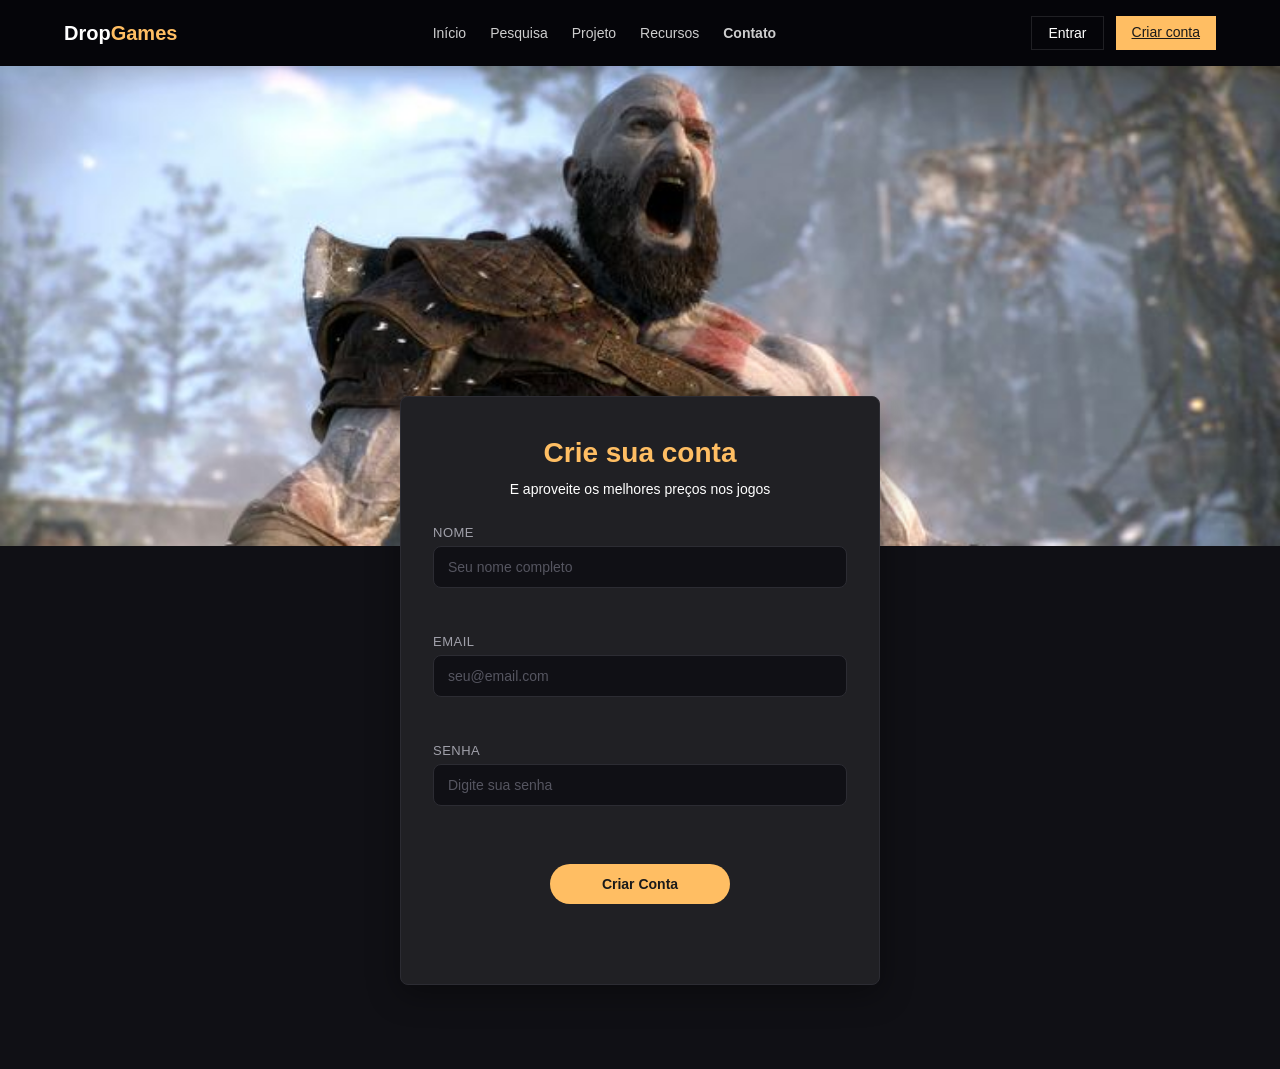
<file: html/crie-conta.html>
<!DOCTYPE html>
<html lang="pt-BR">
<head>
    <meta charset="UTF-8">
    <meta name="viewport" content="width=device-width, initial-scale=1.0">
    <title>Crie sua Conta - DropGames</title>
    <link rel="stylesheet" href="../css/crie-conta.css">
</head>
<body>
      <header class="header">
    <div class="header-container">
      <div class="logo">Drop<span>Games</span></div>

      <nav class="nav">
        <a href="index.html">Início</a>
        <a href="pesquisa.html">Pesquisa</a>
        <a href="projeto.html">Projeto</a>
        <a href="recursos.html">Recursos</a>
        <a href="contato.html" class="nav-active">Contato</a>
      </nav>

      <div class="header-actions">
        <button class="btn secundario">Entrar</button>
        <a href="crie-conta.html" class="btn primario">Criar conta</a>
      </div>
    </div>
  </header>
    <div class="container-layout">
        <!-- Seção da imagem -->
        <section class="secao-imagem">
            <img src="../img/Kratos-screaming.jpg" alt="Imagem do Kratos gritando" class="imagem-kratos">
        </section>

        <!-- Seção do formulário -->
        <section class="secao-formulario">
            <div class="formulario-box">
                <h1 class="titulo-formulario">Crie sua conta</h1>
                <p class="subtitulo-formulario">E aproveite os melhores preços nos jogos</p>

<form class="formulario" id="form-registro" novalidate>
    <div class="campo">
        <label for="nome">Nome</label>
        <input type="text" id="nome" name="nome" placeholder="Seu nome completo" required>
        <p class="campo-mensagem" id="nome-error" aria-live="polite"></p>
    </div>

    <div class="campo">
        <label for="email">Email</label>
        <input type="email" id="email" name="email" placeholder="seu@email.com" required>
        <p class="campo-mensagem" id="email-error" aria-live="polite"></p>
    </div>

    <div class="campo">
        <label for="senha">Senha</label>
        <input type="password" id="senha" name="senha" placeholder="Digite sua senha" required>
        <div class="senha-requisitos" id="senha-requisitos" style="display: none;">
            <div class="senha-forca">
                <span class="forca-label">Força da senha:</span>
                <span class="forca-indicador" id="forca-indicador">
                    <span class="forca-barra" id="forca-barra"></span>
                </span>
                <span class="forca-texto" id="forca-texto">Muito fraca</span>
            </div>
            <ul class="requisitos-lista" id="requisitos-lista">
                <li class="requisito" id="req-comprimento">
                    <span class="requisito-icone">✗</span>
                    Pelo menos 8 caracteres
                </li>
                <li class="requisito" id="req-maiuscula">
                    <span class="requisito-icone">✗</span>
                    Uma letra maiúscula
                </li>
                <li class="requisito" id="req-minuscula">
                    <span class="requisito-icone">✗</span>
                    Uma letra minúscula
                </li>
                <li class="requisito" id="req-numero">
                    <span class="requisito-icone">✗</span>
                    Um número
                </li>
                <li class="requisito" id="req-especial">
                    <span class="requisito-icone">✗</span>
                    Um caractere especial (!@#$%^&*)
                </li>
            </ul>
        </div>
        <p class="campo-mensagem" id="senha-error" aria-live="polite"></p>
    </div>

    <button type="submit" class="btn-criar">Criar Conta</button>
    <p class="campo-mensagem" id="sucesso-message" aria-live="polite" style="color: green; text-align: center;"></p>
</form>
            </div>
        </section>
    </div>
    <script src="../js/Crie-conta.js"></script>
</body>
</html>
</file>
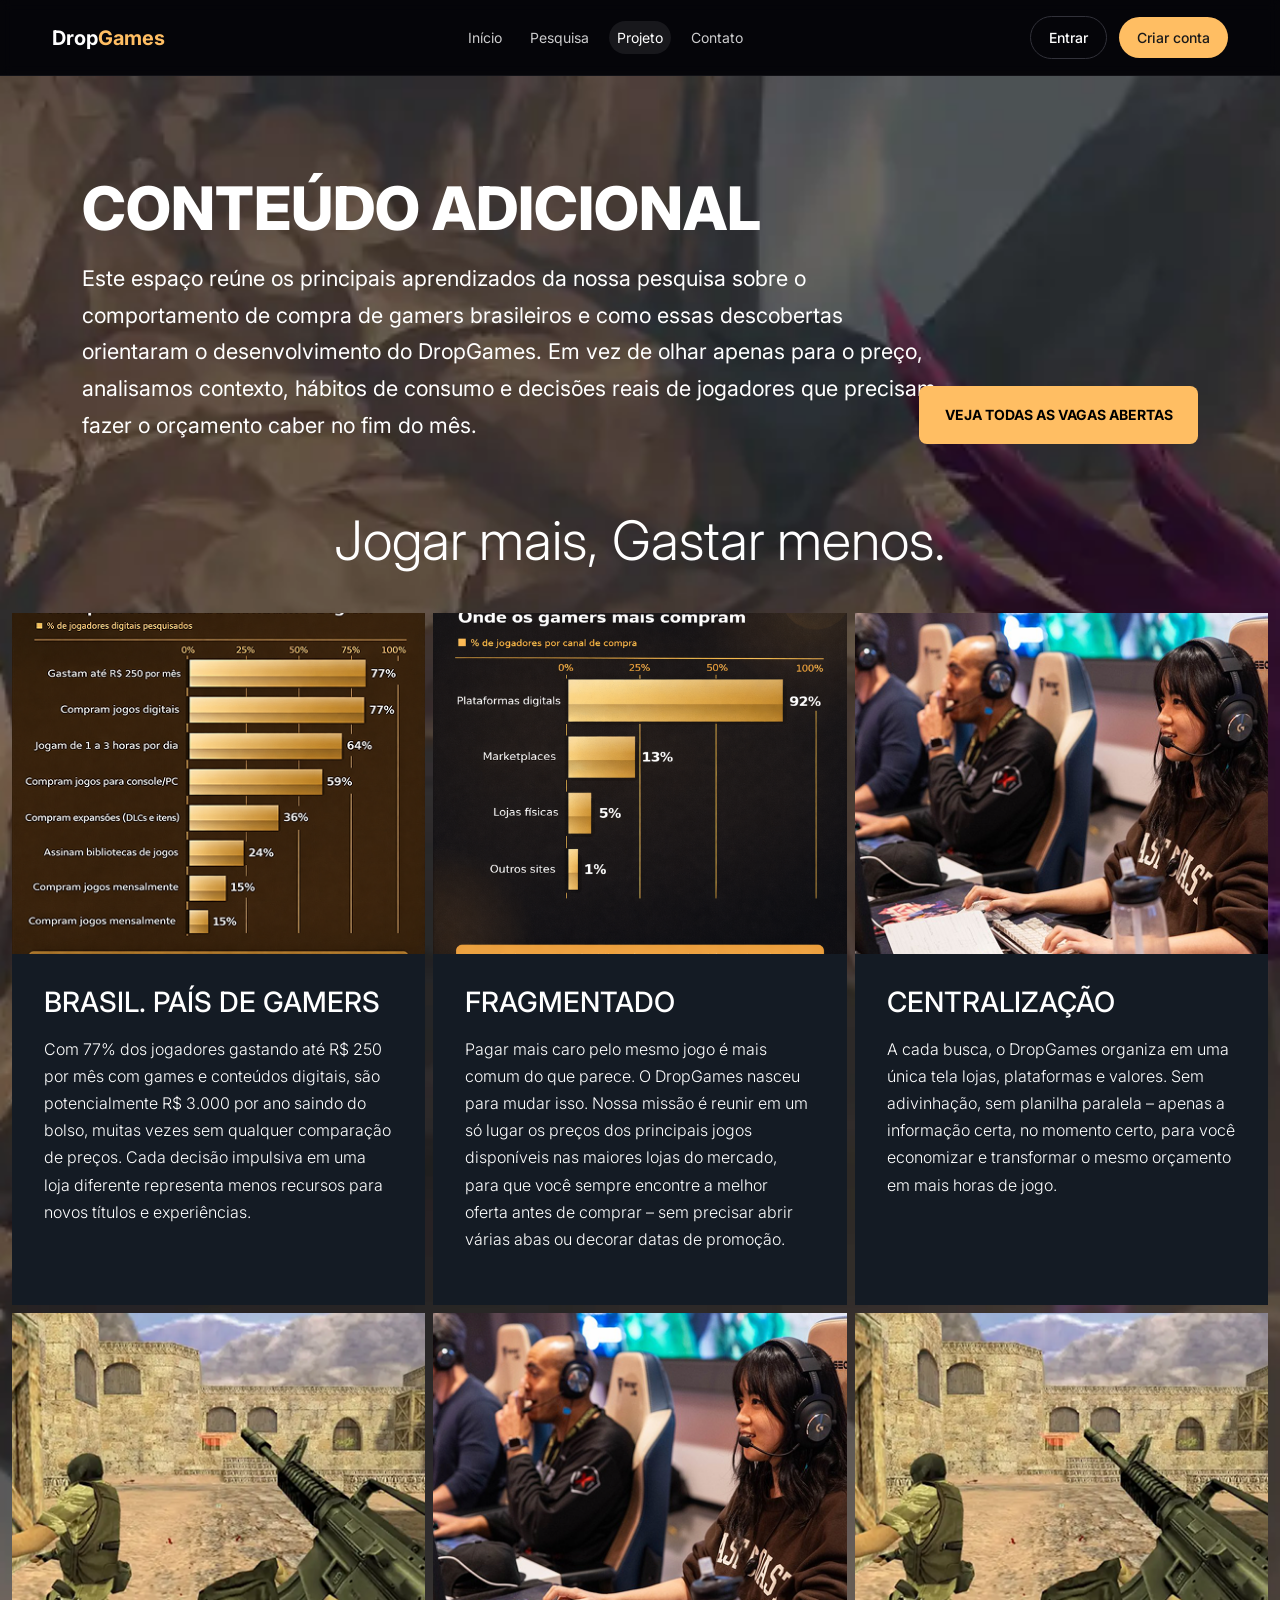
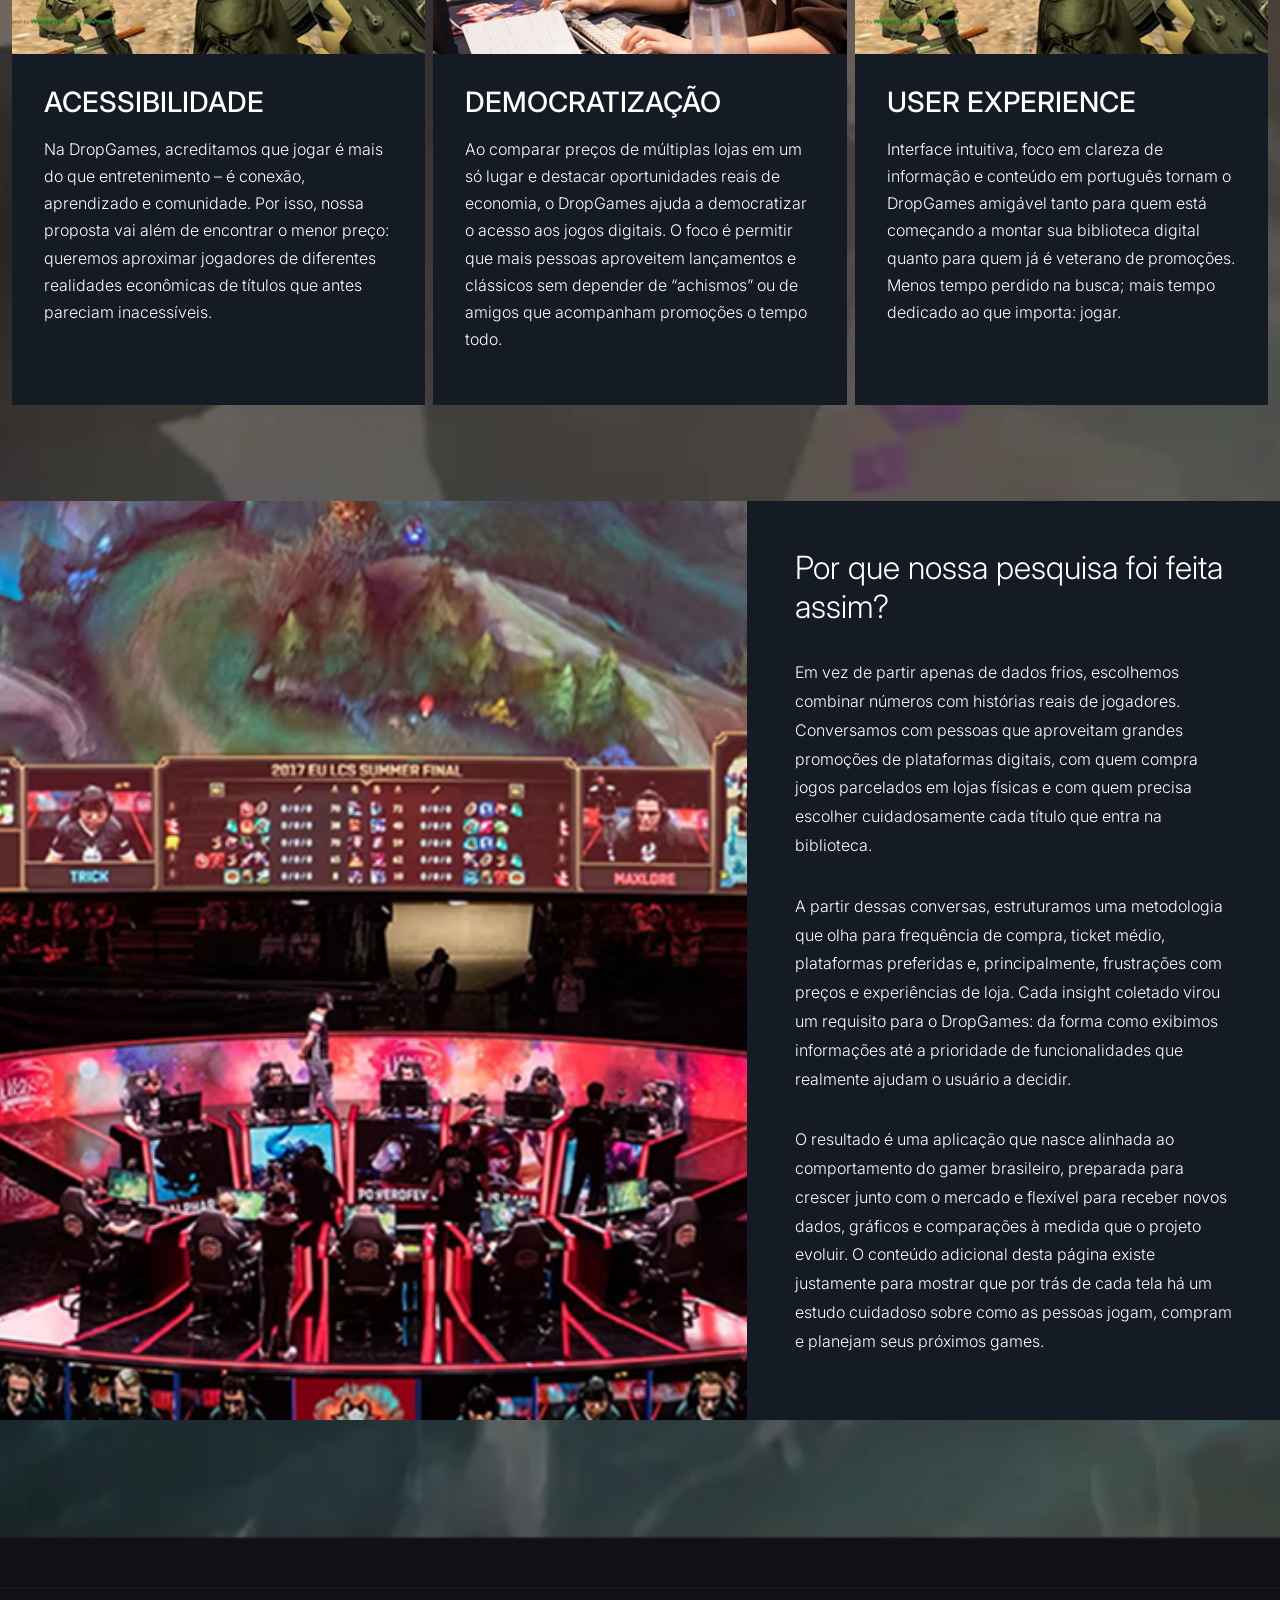
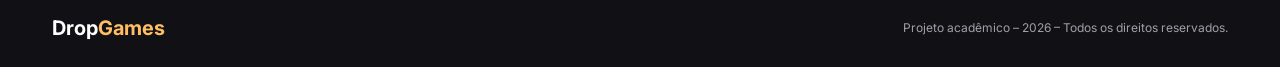
<file: html/projeto.html>
<!DOCTYPE html><html lang="pt-BR"><head>
<meta charset="UTF-8">
<meta name="viewport" content="width=device-width, initial-scale=1.0">
<link rel="preconnect" href="https://fonts.googleapis.com">
<link rel="preconnect" href="https://fonts.gstatic.com" crossorigin>
<link href="https://fonts.googleapis.com/css2?family=Inter:wght@400;500;600;700;800&display=swap" rel="stylesheet">
<link href="https://cdn.jsdelivr.net/npm/bootstrap@5.3.3/dist/css/bootstrap.min.css" rel="stylesheet">
<title>DropGames - Conteúdo adicional</title>
<link rel="stylesheet" href="../css/contato.css"><link rel="stylesheet" href="../css/styleConteudoAdicional.css"></head><body><header class="header">
  <nav class="navbar navbar-expand-lg navbar-dark py-3">
    <div class="container header-container">
      <a href="index.html" class="navbar-brand logo">Drop<span>Games</span></a>
      <button class="navbar-toggler border-0 shadow-none" type="button" data-bs-toggle="offcanvas" data-bs-target="#menuMobile" aria-controls="menuMobile" aria-label="Abrir menu">
        <span class="navbar-toggler-icon"></span>
      </button>

      <div class="collapse navbar-collapse">
        <ul class="navbar-nav mx-auto nav">
          <li class="nav-item"><a class="nav-link" href="index.html">Início</a></li><li class="nav-item"><a class="nav-link" href="pesquisa.html">Pesquisa</a></li><li class="nav-item"><a class="nav-link nav-active" href="projeto.html">Projeto</a></li><li class="nav-item"><a class="nav-link" href="contato.html">Contato</a></li>
        </ul>

        <div class="header-actions d-none d-lg-flex">
          <button class="btn secundario" type="button">Entrar</button>
          <button class="btn primario" type="button">Criar conta</button>
        </div>
      </div>
    </div>
  </nav>

  <div class="offcanvas offcanvas-end text-bg-dark border-secondary" tabindex="-1" id="menuMobile" aria-labelledby="menuMobileLabel">
    <div class="offcanvas-header">
      <h5 class="offcanvas-title logo" id="menuMobileLabel">Drop<span>Games</span></h5>
      <button type="button" class="btn-close btn-close-white" data-bs-dismiss="offcanvas" aria-label="Fechar"></button>
    </div>
    <div class="offcanvas-body d-flex flex-column gap-3">
      <ul class="navbar-nav gap-2">
        <li><a class="dropdown-item" href="index.html">Início</a></li><li><a class="dropdown-item" href="pesquisa.html">Pesquisa</a></li><li><a class="dropdown-item active" href="projeto.html">Projeto</a></li><li><a class="dropdown-item" href="contato.html">Contato</a></li>
      </ul>
      <div class="d-grid gap-2 mt-3">
        <button class="btn secundario" type="button">Entrar</button>
        <button class="btn primario" type="button">Criar conta</button>
      </div>
    </div>
  </div>
</header><main>
<section class="secaoUm"><div class="container"><div class="secaoUm__div"><h1>CONTEÚDO ADICIONAL</h1><p class="secaoUm__div__paragrafo">Este espaço reúne os principais aprendizados da nossa pesquisa sobre o comportamento de compra de gamers brasileiros e como essas descobertas orientaram o desenvolvimento do DropGames. Em vez de olhar apenas para o preço, analisamos contexto, hábitos de consumo e decisões reais de jogadores que precisam fazer o orçamento caber no fim do mês.</p></div><a class="botaoAncorado" href="#">VEJA TODAS AS VAGAS ABERTAS</a></div></section>
<section class="secaoDois"><h2 class="secaoDois_titulo">Jogar mais, Gastar menos.</h2><div class="secaoDois__container"><div class="secaoDois__container__contido"><img class="secaoDois__container__img" src="../img/imagemtres.png" alt="BRASIL. PAÍS DE GAMERS" draggable="false"><div class="secaoDois__container__texto"><h3>BRASIL. PAÍS DE GAMERS</h3><p>Com 77% dos jogadores gastando até R$ 250 por mês com games e conteúdos digitais, são potencialmente R$ 3.000 por ano saindo do bolso, muitas vezes sem qualquer comparação de preços. Cada decisão impulsiva em uma loja diferente representa menos recursos para novos títulos e experiências.</p></div></div><div class="secaoDois__container__contido"><img class="secaoDois__container__img" src="../img/imagemum.png" alt="FRAGMENTADO" draggable="false"><div class="secaoDois__container__texto"><h3>FRAGMENTADO</h3><p>Pagar mais caro pelo mesmo jogo é mais comum do que parece. O DropGames nasceu para mudar isso. Nossa missão é reunir em um só lugar os preços dos principais jogos disponíveis nas maiores lojas do mercado, para que você sempre encontre a melhor oferta antes de comprar – sem precisar abrir várias abas ou decorar datas de promoção.</p></div></div><div class="secaoDois__container__contido"><img class="secaoDois__container__img" src="../img/imagemdois.png" alt="CENTRALIZAÇÃO" draggable="false"><div class="secaoDois__container__texto"><h3>CENTRALIZAÇÃO</h3><p>A cada busca, o DropGames organiza em uma única tela lojas, plataformas e valores. Sem adivinhação, sem planilha paralela – apenas a informação certa, no momento certo, para você economizar e transformar o mesmo orçamento em mais horas de jogo.</p></div></div><div class="secaoDois__container__contido"><img class="secaoDois__container__img" src="../img/imagemquatro.png" alt="ACESSIBILIDADE" draggable="false"><div class="secaoDois__container__texto"><h3>ACESSIBILIDADE</h3><p>Na DropGames, acreditamos que jogar é mais do que entretenimento – é conexão, aprendizado e comunidade. Por isso, nossa proposta vai além de encontrar o menor preço: queremos aproximar jogadores de diferentes realidades econômicas de títulos que antes pareciam inacessíveis.</p></div></div><div class="secaoDois__container__contido"><img class="secaoDois__container__img" src="../img/imagemdois.png" alt="DEMOCRATIZAÇÃO" draggable="false"><div class="secaoDois__container__texto"><h3>DEMOCRATIZAÇÃO</h3><p>Ao comparar preços de múltiplas lojas em um só lugar e destacar oportunidades reais de economia, o DropGames ajuda a democratizar o acesso aos jogos digitais. O foco é permitir que mais pessoas aproveitem lançamentos e clássicos sem depender de “achismos” ou de amigos que acompanham promoções o tempo todo.</p></div></div><div class="secaoDois__container__contido"><img class="secaoDois__container__img" src="../img/imagemquatro.png" alt="USER EXPERIENCE" draggable="false"><div class="secaoDois__container__texto"><h3>USER EXPERIENCE</h3><p>Interface intuitiva, foco em clareza de informação e conteúdo em português tornam o DropGames amigável tanto para quem está começando a montar sua biblioteca digital quanto para quem já é veterano de promoções. Menos tempo perdido na busca; mais tempo dedicado ao que importa: jogar.</p></div></div></div></section>
<section class="secaoTres"><img src="../img/imagemcinco.png" alt="Equipe analisando dados de gamers" class="secaoTres_img" draggable="false"><div class="secaoTres_texto"><h2 class="secaoTres_texto_titulo">Por que nossa pesquisa foi feita assim?</h2><p class="secaoTres_texto_paragrafo">Em vez de partir apenas de dados frios, escolhemos combinar números com histórias reais de jogadores. Conversamos com pessoas que aproveitam grandes promoções de plataformas digitais, com quem compra jogos parcelados em lojas físicas e com quem precisa escolher cuidadosamente cada título que entra na biblioteca.</p><p class="secaoTres_texto_paragrafo">A partir dessas conversas, estruturamos uma metodologia que olha para frequência de compra, ticket médio, plataformas preferidas e, principalmente, frustrações com preços e experiências de loja. Cada insight coletado virou um requisito para o DropGames: da forma como exibimos informações até a prioridade de funcionalidades que realmente ajudam o usuário a decidir.</p><p class="secaoTres_texto_paragrafo">O resultado é uma aplicação que nasce alinhada ao comportamento do gamer brasileiro, preparada para crescer junto com o mercado e flexível para receber novos dados, gráficos e comparações à medida que o projeto evoluir. O conteúdo adicional desta página existe justamente para mostrar que por trás de cada tela há um estudo cuidadoso sobre como as pessoas jogam, compram e planejam seus próximos games.</p></div></section>
</main><footer class="footer">
  <div class="container footer-container">
    <div class="footer-logo">Drop<span>Games</span></div>
    <p class="footer-texto">Projeto acadêmico – 2026 – Todos os direitos reservados.</p>
  </div>
</footer>
<script src="https://cdn.jsdelivr.net/npm/bootstrap@5.3.3/dist/js/bootstrap.bundle.min.js"></script></body></html>
</file>
<file: css/crie-conta.css>
:root {
  --cor-amarelo: #FFBE63;
  --cor-preto-forte: #101015;
  --cor-preto-fosco: #202024;
  --cor-branco: #FFFFFF;
  --cor-texto-secundario: #A0A0AA;
  --cor-cinza-borda: #2C2C33;
  --cor-erro: #FF6868;
  --radius-base: 8px;
}

* {
  box-sizing: border-box;
}

body {
  margin: 0;
  padding: 0;
  font-family: 'Inter', -apple-system, BlinkMacSystemFont, 'Segoe UI', sans-serif;
  background-color: var(--cor-preto-forte);
  color: var(--cor-branco);
}

.container-layout {
  display: flex;
  flex-direction: column;
  min-height: 100vh;
  position: relative;
  overflow-x: hidden;
}

/* Seção da imagem (topo) */
.secao-imagem {
  width: 100vw;
  position: relative;
  display: flex;
  align-items: flex-start;
  justify-content: center;
  background-color: var(--cor-preto-forte);
  min-height: 60vh;
  max-height: 360px;
  overflow: hidden;
  padding: 0;
}

.imagem-kratos {
  width: 100%;
  height: 100%;
  object-fit: cover;
  object-position: center 15%;
  border-radius: 0;
  position: relative;
}

.imagem-kratos::after {
  content: '';
  position: absolute;
  top: 0;
  left: 0;
  width: 100%;
  height: 100%;
  background: linear-gradient(rgba(0, 0, 0, 0.3), rgba(0, 0, 0, 0.3));
  pointer-events: none;
  object-position: center 15%;
  border-radius: 0;
}

/* Seção do formulário */
.secao-formulario {
  display: flex;
  align-items: center;
  justify-content: center;
  padding: 0 20px 24px;
  background-color: var(--cor-preto-forte);
  position: relative;
  z-index: 10;
  transform: translateY(-60px);
}

.formulario-box {
  width: 100%;
  max-width: 480px;
  border: 1px solid var(--cor-cinza-borda);
  border-radius: var(--radius-base);
  padding: 40px 32px;
  background-color: var(--cor-preto-fosco);
  margin-top: -150px;
  box-shadow: 0 8px 32px rgba(0, 0, 0, 0.4);
}

.titulo-formulario {
  font-size: 28px;
  font-weight: 700;
  margin: 0 0 12px;
  color: var(--cor-amarelo);
  text-align: center;
}

.subtitulo-formulario {
  font-size: 14px;
  color: var(--cor-branco);
  margin: 0 0 28px;
  text-align: center;
}

.formulario {
  display: flex;
  flex-direction: column;
  gap: 18px;
}

.campo {
  display: flex;
  flex-direction: column;
  gap: 6px;
}

.campo label {
  font-size: 13px;
  font-weight: 500;
  color: var(--cor-texto-secundario);
  text-transform: uppercase;
  letter-spacing: 0.5px;
}

.campo input {
  background-color: var(--cor-preto-forte);
  border: 1px solid var(--cor-cinza-borda);
  border-radius: var(--radius-base);
  padding: 12px 14px;
  color: var(--cor-branco);
  font-size: 14px;
  transition: border-color 0.2s ease;
}

.campo input::placeholder {
  color: #555560;
}

.campo input:focus {
  outline: none;
  border-color: var(--cor-amarelo);
}

.campo input.erro {
  border-color: var(--cor-erro);
}

.campo-mensagem {
  margin: 4px 0 0;
  color: var(--cor-erro);
  font-size: 12px;
  line-height: 1.4;
  min-height: 18px;
}

/* Estilos para requisitos de senha */
.senha-requisitos {
  margin-top: 8px;
  padding: 12px;
  background-color: var(--cor-preto-fosco);
  border: 1px solid var(--cor-cinza-borda);
  border-radius: var(--radius-base);
  font-size: 12px;
}

.senha-forca {
  display: flex;
  align-items: center;
  gap: 8px;
  margin-bottom: 8px;
  font-size: 11px;
  color: var(--cor-texto-secundario);
}

.forca-label {
  font-weight: 500;
}

.forca-indicador {
  flex: 1;
  height: 4px;
  background-color: var(--cor-cinza-borda);
  border-radius: 2px;
  overflow: hidden;
}

.forca-barra {
  height: 100%;
  width: 0%;
  transition: all 0.3s ease;
  border-radius: 2px;
}

.forca-texto {
  font-weight: 600;
  min-width: 80px;
  text-align: right;
}

.requisitos-lista {
  list-style: none;
  margin: 0;
  padding: 0;
  display: flex;
  flex-direction: column;
  gap: 4px;
}

.requisito {
  display: flex;
  align-items: center;
  gap: 6px;
  color: var(--cor-texto-secundario);
  font-size: 11px;
  transition: color 0.2s ease;
}

.requisito.ativo {
  color: var(--cor-amarelo);
}

.requisito.valido {
  color: #4CAF50;
}

.requisito-icone {
  font-size: 10px;
  font-weight: bold;
  min-width: 12px;
  text-align: center;
}

/* Estados da força da senha */
.forca-fraca .forca-barra {
  background-color: var(--cor-erro);
  width: 33%;
}

.forca-media .forca-barra {
  background-color: #FF9800;
  width: 66%;
}

.forca-forte .forca-barra {
  background-color: #4CAF50;
  width: 100%;
}

.forca-texto.fraca {
  color: var(--cor-erro);
}

.forca-texto.media {
  color: #FF9800;
}

.forca-texto.forte {
  color: #4CAF50;
}

.btn-criar {
  background-color: var(--cor-amarelo);
  color: #1A1A1A;
  border: none;
  border-radius: 999px;
  padding: 12px 32px;
  font-size: 14px;
  font-weight: 600;
  cursor: pointer;
  transition: opacity 0.2s ease;
  margin-top: 12px;
  align-self: center;
  min-width: 180px;
}

.btn-criar {
  background-color: var(--cor-amarelo);
  color: #1A1A1A;
  border: none;
  border-radius: 999px;
  padding: 12px 32px;
  font-size: 14px;
  font-weight: 600;
  cursor: pointer;
  transition: opacity 0.2s ease;
  margin-top: 12px;
  align-self: center;
  min-width: 180px;
}

.btn-criar:hover {
  opacity: 0.9;
}

.btn-criar:active {
  opacity: 0.8;
}

/* Responsivo */
@media (max-width: 768px) {
  .secao-imagem {
    min-height: 350px;
  }

  .imagem-kratos {
    max-height: 400px;
  }

  .secao-formulario {
    transform: translateY(-60px);
    padding: 30px 20px;
  }

  .formulario-box {
    max-width: 100%;
    padding: 30px 24px;
  }

  .titulo-formulario {
    font-size: 22px;
  }
    .subtitulo-formulario {
        font-size: 13px;
    }
}
.header {
  position: sticky;
  top: 0;
  z-index: 10;
  background-color: #050509;
}

.header-container {
  max-width: 1200px;
  margin: 0 auto;
  padding: 16px 24px;
  display: flex;
  align-items: center;
  justify-content: space-between;
  gap: 24px;
}

.logo,
.footer-logo {
  font-weight: 700;
  font-size: 20px;
}

.logo span,
.footer-logo span {
  color: var(--cor-amarelo);
}

.nav {
  display: flex;
  gap: 24px;
}

.nav a {
  color: var(--cor-branco);
  text-decoration: none;
  font-size: 14px;
  opacity: 0.8;
}

.nav a:hover {
  opacity: 1;
}

.nav-active {
  opacity: 1;
  font-weight: 600;
}

.header-actions {
  display: flex;
  gap: 12px;
}

/* BOTÕES */

.btn {
  border: none;
  border-radius: var(--radius-pill);
  padding: 8px 16px;
  font-size: 14px;
  cursor: pointer;
  font-weight: 500;
  transition: background-color 0.2s ease, color 0.2s ease, opacity 0.2s ease;
}

.btn.primario {
  background-color: var(--cor-amarelo);
  color: #1A1A1A;
}

.btn.primario:hover {
  opacity: 0.9;
}

.btn.secundario {
  background-color: transparent;
  color: var(--cor-branco);
  border: 1px solid var(--cor-preto-fosco);
}

.btn.secundario:hover {
  background-color: var(--cor-preto-fosco);
}
</file>
<file: css/contato.css>
:root {
  --cor-amarelo: #FFBE63;
  --cor-amarelo-escuro: #e0a64f;
  --cor-preto-forte: #101015;
  --cor-preto-fosco: #202024;
  --cor-branco: #FFFFFF;
  --cor-texto-secundario: #A0A0AA;
  --radius-base: 8px;
  --radius-pill: 999px;
  --container-width: 1200px;
}

*, *::before, *::after { box-sizing: border-box; }
html { scroll-behavior: smooth; }
body {
  margin: 0;
  padding: 0;
  font-family: 'Inter', system-ui, -apple-system, BlinkMacSystemFont, sans-serif;
  background-color: var(--cor-preto-forte);
  color: var(--cor-branco);
}
img { display: block; max-width: 100%; height: auto; }
a { text-decoration: none; color: inherit; }

.header {
  position: sticky;
  top: 0;
  z-index: 1030;
  background-color: rgba(5, 5, 9, .94);
  backdrop-filter: blur(6px);
  border-bottom: 1px solid rgba(255,255,255,.05);
}

.header-container,
.hero-container,
.contato-container,
.sucesso-container,
.footer-container { max-width: var(--container-width); }

.navbar-brand.logo,
.logo,
.footer-logo {
  font-weight: 700;
  font-size: 20px;
}

.logo span,
.footer-logo span { color: var(--cor-amarelo); }

.navbar .nav { gap: 12px; }
.navbar .nav-link {
  color: var(--cor-branco);
  opacity: .8;
  font-size: 14px;
  padding: .35rem .6rem;
  border-radius: 999px;
  transition: opacity .2s ease, background-color .2s ease;
}
.navbar .nav-link:hover,
.navbar .nav-link.nav-active,
.dropdown-item.active,
.dropdown-item:active {
  opacity: 1;
  background-color: rgba(255,255,255,.08);
  color: var(--cor-branco);
}
.dropdown-item { color: var(--cor-branco); border-radius: 8px; }
.offcanvas { background-color: #0d0d13; }
.header-actions { display: flex; gap: 12px; align-items: center; }

.btn {
  border: none;
  border-radius: var(--radius-pill);
  padding: 10px 18px;
  font-size: 14px;
  cursor: pointer;
  font-weight: 500;
  transition: background-color .2s ease, color .2s ease, opacity .2s ease, border-color .2s ease;
}
.btn.primario,
.btn--primary {
  background-color: var(--cor-amarelo);
  color: #1A1A1A;
}
.btn.primario:hover,
.btn--primary:hover {
  background-color: var(--cor-amarelo-escuro);
  color: #1A1A1A;
}
.btn.secundario,
.btn--ghost {
  background-color: transparent;
  color: var(--cor-branco);
  border: 1px solid #32323a;
}
.btn.secundario:hover,
.btn--ghost:hover {
  background-color: var(--cor-preto-fosco);
  border-color: #4b4b55;
}
.btn-icon {
  display: inline-flex;
  align-items: center;
  justify-content: center;
  width: 42px;
  height: 42px;
  border-radius: 50%;
  border: 1px solid #32323a;
  background: transparent;
  color: var(--cor-branco);
  flex-shrink: 0;
}
.btn-icon:hover { background-color: var(--cor-preto-fosco); }

.hero {
  background-color: var(--cor-preto-forte);
  padding: 48px 0 32px;
}
.hero--simple { padding-bottom: 8px; }
.hero-textos { max-width: 600px; margin-bottom: 0; }
.hero-legenda {
  text-transform: uppercase;
  font-size: 12px;
  letter-spacing: .16em;
  color: var(--cor-texto-secundario);
  margin: 0 0 12px;
}
.hero-titulo {
  font-size: clamp(2rem, 4vw, 3rem);
  line-height: 1.2;
  margin: 0;
}
.hero-imagem-wrapper {
  border-radius: var(--radius-base);
  overflow: hidden;
  background: linear-gradient(135deg, rgba(255,190,99,.15), rgba(255,190,99,.03));
}
.hero-imagem {
  display: block;
  width: 100%;
  height: auto;
  max-height: 460px;
  object-fit: cover;
}

.contato {
  background-color: var(--cor-preto-forte);
  padding: 32px 0 64px;
}
.contato-container {
  max-width: 760px;
  margin: 0 auto;
}
.contato-titulo {
  font-size: 20px;
  font-weight: 500;
  margin: 0 0 24px;
}
.formulario {
  display: flex;
  flex-direction: column;
  gap: 16px;
}
.campo {
  display: flex;
  flex-direction: column;
  gap: 6px;
}
.campo label {
  font-size: 14px;
  color: var(--cor-texto-secundario);
}
.campo input {
  background-color: var(--cor-preto-fosco);
  border-radius: var(--radius-base);
  border: 1px solid #2C2C33;
  padding: 12px 14px;
  color: var(--cor-branco);
  font-size: 14px;
  width: 100%;
}
.campo input::placeholder { color: #555560; }
.campo input:focus {
  outline: none;
  border-color: var(--cor-amarelo);
  box-shadow: 0 0 0 3px rgba(255,190,99,.12);
}
.btn-enviar {
  margin-top: 12px;
  align-self: flex-start;
}

.hero-sucesso { padding-bottom: 24px; }
.sucesso {
  background-color: var(--cor-preto-forte);
  padding: 16px 0 80px;
}
.sucesso-container {
  max-width: 640px;
  margin: 0 auto;
  text-align: center;
}
.sucesso-icone {
  width: 52px;
  height: 52px;
  border-radius: 50%;
  margin: 0 auto 16px;
  display: flex;
  align-items: center;
  justify-content: center;
  background-color: var(--cor-amarelo);
  color: #1A1A1A;
  font-size: 24px;
  font-weight: 700;
}
.sucesso-titulo {
  font-size: 28px;
  margin: 0 0 8px;
}
.sucesso-subtitulo {
  margin: 0 0 24px;
  color: var(--cor-texto-secundario);
}
.sucesso-botoes {
  display: flex;
  flex-wrap: wrap;
  justify-content: center;
  gap: 12px;
}

.footer {
  border-top: 1px solid #1C1C22;
  background-color: var(--cor-preto-forte);
  padding: 24px 0;
  margin-top: 48px;
}
.footer-container {
  display: flex;
  flex-wrap: wrap;
  align-items: center;
  justify-content: space-between;
  gap: 12px;
}
.footer-texto {
  font-size: 12px;
  color: var(--cor-texto-secundario);
  margin: 0;
}

@media (max-width: 991.98px) {
  .hero { padding-top: 36px; }
}

@media (max-width: 767.98px) {
  .hero { padding-top: 28px; }
  .hero-titulo { font-size: 24px; }
  .footer-container { justify-content: center; text-align: center; }
  .contato-container, .sucesso-container { padding-inline: 12px; }
}
</file>
<file: css/styleConteudoAdicional.css>
:root {
  --corPrincipal: #FFBE63;
  --corPrincipalEscura: #DAA152;
  --segundaCor: #141B24;
  --corBranco: #FFFFFF;
  --corPreto: #000000;
}

main {
  background-image: url("../img/backgroundUm.webp");
  background-repeat: no-repeat;
  background-size: cover;
  background-position: top center;
  padding: 96px 0 120px;
}

h1 {
  font-size: clamp(2.4rem, 6vw, 3.75rem);
  color: var(--corBranco);
  font-weight: 800;
  margin: 0 0 1rem;
}

.secaoUm { position: relative; margin-bottom: 4rem; }
.secaoUm .container { position: relative; }
.secaoUm__div { max-width: 860px; }
.secaoUm__div__paragrafo {
  font-size: clamp(1rem, 2vw, 1.35rem);
  line-height: 1.7;
  color: var(--corBranco);
}

.botaoAncorado {
  display: inline-flex;
  background-color: var(--corPrincipal);
  font-size: 14px;
  font-weight: 700;
  min-width: 279px;
  min-height: 58px;
  color: var(--corPreto);
  align-items: center;
  justify-content: center;
  border-radius: 8px;
  padding: 0 20px;
  position: absolute;
  right: 12px;
  bottom: 0;
}
.botaoAncorado:hover { background-color: var(--corPrincipalEscura); }

.secaoDois {
  display: flex;
  flex-direction: column;
  align-items: center;
  width: 100%;
}
.secaoDois_titulo {
  margin: 0 0 2.5rem;
  font-size: clamp(2rem, 5vw, 3.4rem);
  width: min(100%, 1280px);
  text-align: center;
  font-weight: 300;
  color: var(--corBranco);
}
.secaoDois__container {
  width: min(1280px, 100%);
  padding-inline: 12px;
  display: grid;
  grid-template-columns: repeat(3, 1fr);
  gap: 8px;
}
.secaoDois__container__contido {
  background-color: var(--segundaCor);
  color: var(--corBranco);
  min-height: 100%;
}
.secaoDois__container__img {
  width: 100%;
  aspect-ratio: 424 / 350;
  object-fit: cover;
  display: block;
}
.secaoDois__container__texto { padding: 2rem 2rem 2.25rem; }
.secaoDois__container__texto > p {
  font-weight: 300;
  margin-top: 1rem;
  line-height: 1.7;
}
.secaoDois__container__texto > h3 { font-weight: 500; }

.secaoTres {
  margin-top: 6rem;
  display: grid;
  grid-template-columns: 1.4fr 1fr;
  background-color: var(--segundaCor);
  color: var(--corBranco);
  align-items: stretch;
}
.secaoTres_img {
  object-fit: cover;
  width: 100%;
  height: 100%;
  min-height: 420px;
}
.secaoTres_texto { padding: 3rem; }
.secaoTres_texto_titulo {
  font-weight: 300;
  font-size: 32px;
  margin: 0;
}
.secaoTres_texto_paragrafo {
  margin-top: 2rem;
  font-weight: 300;
  font-size: 1rem;
  line-height: 1.8;
}

@media (max-width: 1199.98px) {
  .secaoDois__container { grid-template-columns: repeat(2, 1fr); }
}
@media (max-width: 991.98px) {
  main { padding-top: 72px; }
  .botaoAncorado { position: static; margin-top: 1.5rem; }
  .secaoDois__container { grid-template-columns: 1fr; }
  .secaoTres { grid-template-columns: 1fr; }
}
@media (max-width: 575.98px) {
  .secaoTres_texto { padding: 1.5rem; }
}
</file>
